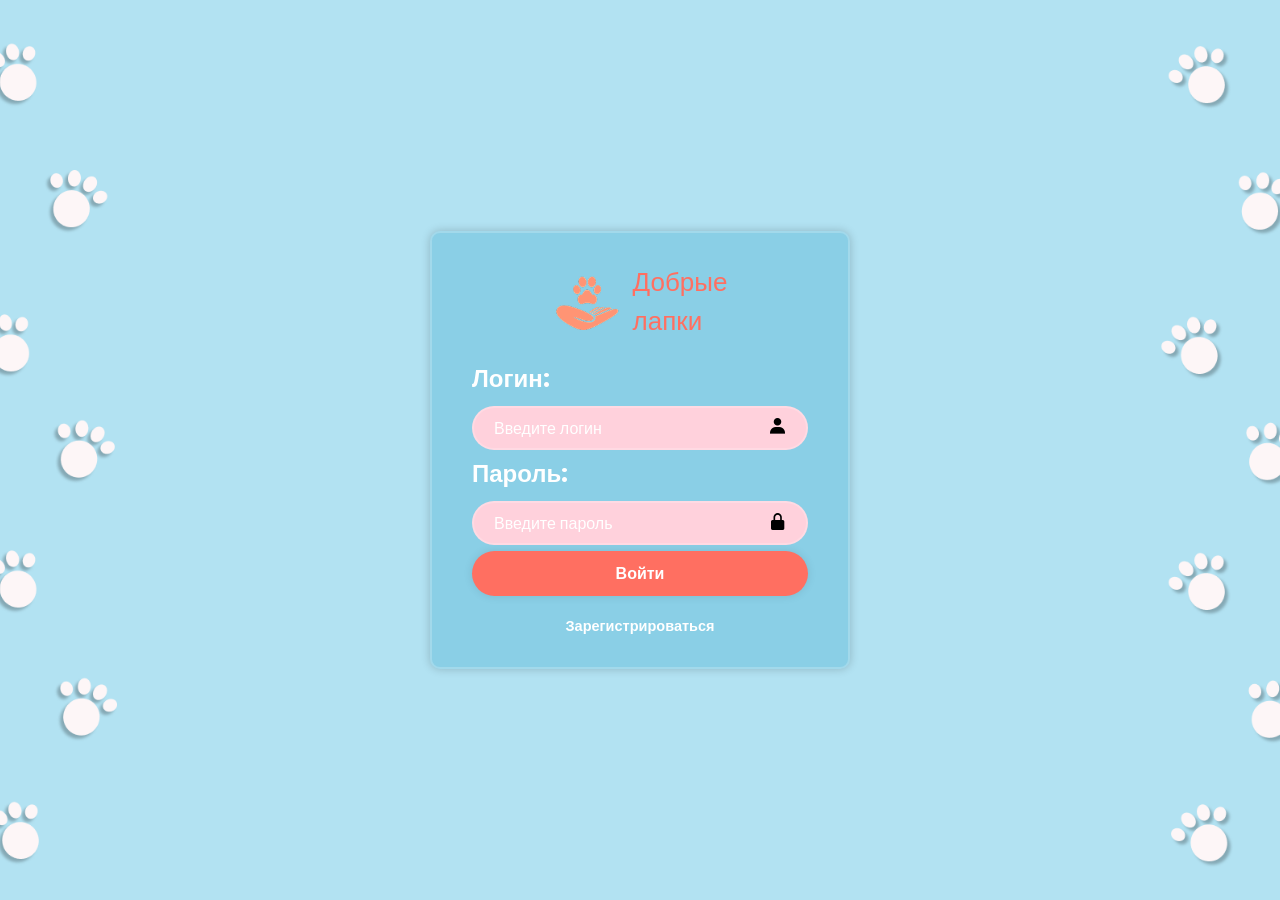
<file: pages_html/index.html>
<!DOCTYPE html>
<html lang="en">
    <head>
        <meta charset="UTF-8">
        <link rel="stylesheet" href="../css_styles/style.css">
        <link href='https://unpkg.com/boxicons@2.1.4/css/boxicons.min.css' rel='stylesheet'>
        <link rel="icon" type="image/png" href="../images/logo.png">
        <title>Добрые лапки</title>
    </head>
    <body>
        <div class="wrapper">
           <form action="">
                <div class="logo-name">
                    <img src="../images/logo.png" alt="">
                    <div class="logo-name-text">
                        <h2>Добрые</h2>
                        <h2>лапки</h2>
                    </div>
                </div>
                <h1>Логин:</h1>
                <div class="input-box">
                    <input type="text" placeholder="Введите логин" required>
                    <i class='bx bxs-user'></i>
                </div>
                <h1>Пароль:</h1>
                <div class="input-box">
                    <input type="password" placeholder="Введите пароль" required>
                    <i class='bx bxs-lock-alt' ></i>
                </div>

                <button type="submit" class="btn">Войти</button>

                <div class="register-link">
                    <a href="reg.html">Зарегистрироваться</a> 
                </div>
           </form> 
        </div>
    </body>
</html>
</file>
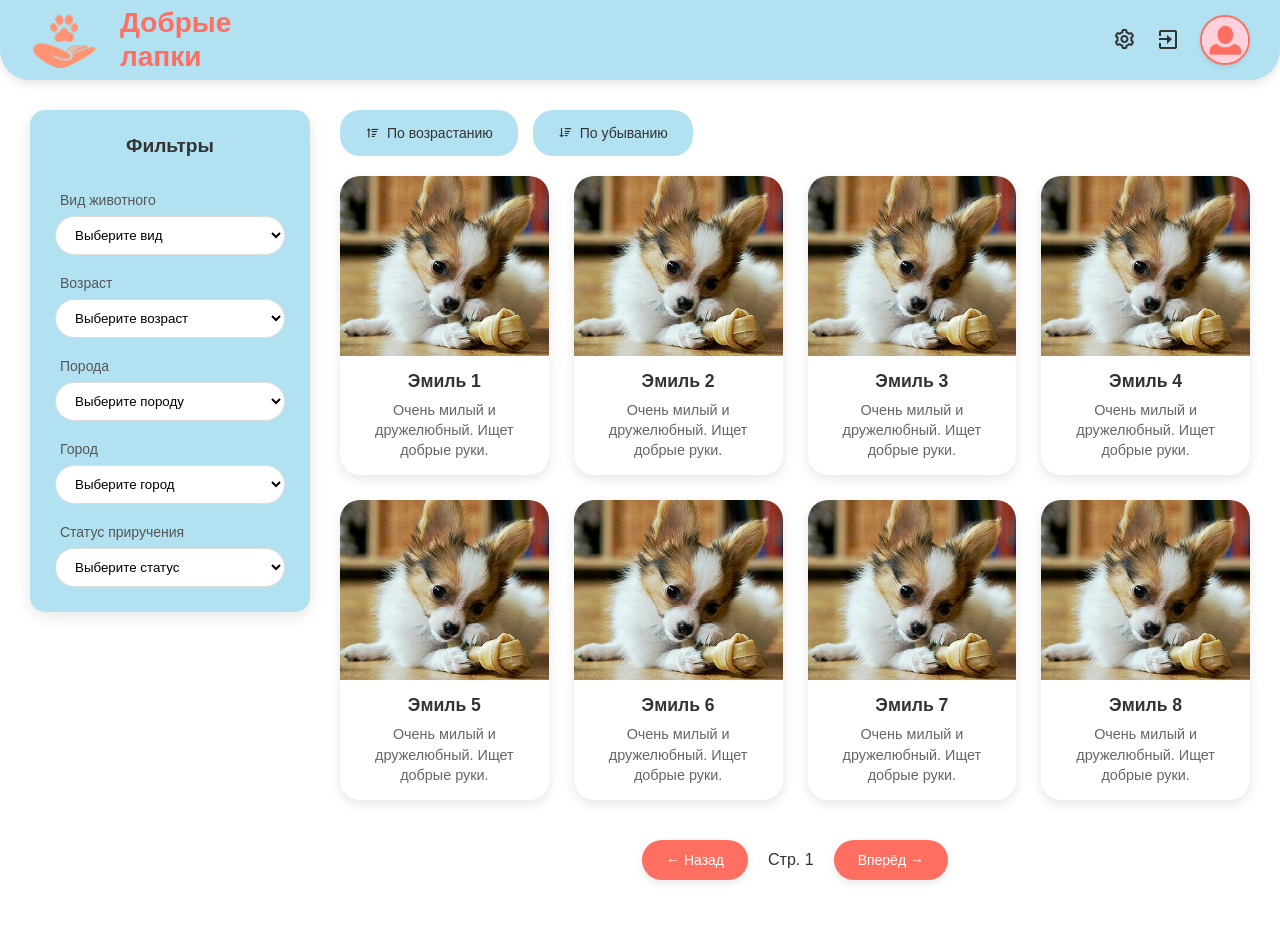
<file: pages_html/mainstr.html>
<!DOCTYPE html>
<html lang="ru">
<head>
    <meta charset="UTF-8">
    <title>Главная страница</title>
    <link rel="stylesheet" href="../css_styles/mainstr.css">
    <link href='https://unpkg.com/boxicons@2.1.4/css/boxicons.min.css' rel='stylesheet'>
    <link rel="icon" type="image/png" href="../images/logo.png">
</head>
<body>
    <header class="header">
        <div class="header-content">
            <div class="logo-name">
                <img src="../images/logo.png" alt="Логотип" class="logo-img">
                <div class="logo-name-text">
                    <span>Добрые</span>
                    <span>лапки</span>
                </div>
            </div>
            <div class="user-controls">
                <i class='bx bx-cog'></i>
                <i class='bx bx-exit'></i>
                <div class="avatar-preview">
                    <img src="../images/avatar_default.png" alt="Аватар">
                </div>
            </div>
        </div>
    </header>

    <div class="content-wrapper">
        <aside class="filters-sidebar">
            <div class="filters-section">
                <h3>Фильтры</h3>
                <div class="filter-dropdown">
                    <label for="animalType">Вид животного</label>
                    <select id="animalType"><option value="">Выберите вид</option></select>
                </div>
                <div class="filter-dropdown">
                    <label for="age">Возраст</label>
                    <select id="age"><option value="">Выберите возраст</option></select>
                </div>
                <div class="filter-dropdown">
                    <label for="breed">Порода</label>
                    <select id="breed"><option value="">Выберите породу</option></select>
                </div>
                <div class="filter-dropdown">
                    <label for="city">Город</label>
                    <select id="city"><option value="">Выберите город</option></select>
                </div>
                <div class="filter-dropdown">
                    <label for="status">Статус приручения</label>
                    <select id="status"><option value="">Выберите статус</option></select>
                </div>
            </div>
        </aside>

        <main class="main-content">
            <div class="sort-section">
                <button class="sort-btn"><i class='bx bx-sort-up'></i> По возрастанию</button>
                <button class="sort-btn"><i class='bx bx-sort-down'></i> По убыванию</button>
            </div>

            <div class="animals-grid" id="animalsGrid"></div>

            <div class="pagination">
                <button id="prevPage">&larr; Назад</button>
                <span id="pageIndicator">Стр. 1</span>
                <button id="nextPage">Вперёд &rarr;</button>
            </div>
        </main>
    </div>

    <script>
        const animalsData = Array.from({length: 30}, (_, i) => ({
            name: `Эмиль ${i + 1}`,
            description: 'Очень милый и дружелюбный. Ищет добрые руки.',
            image: '../images/dog.png'
        }));

        const animalsPerPage = 8;
        let currentPage = 1;

        function renderAnimals() {
            const grid = document.getElementById('animalsGrid');
            grid.innerHTML = '';

            const start = (currentPage - 1) * animalsPerPage;
            const currentAnimals = animalsData.slice(start, start + animalsPerPage);

            currentAnimals.forEach(animal => {
                const card = document.createElement('div');
                card.className = 'card-container';
                card.innerHTML = `
                    <div class="product-card">
                        <div class="image-block">
                            <img src="${animal.image}" alt="${animal.name}">
                        </div>
                        <div class="product-info">
                            <h2>${animal.name}</h2>
                            <p>${animal.description}</p>
                        </div>
                    </div>
                `;
                grid.appendChild(card);
            });

            document.getElementById('pageIndicator').textContent = `Стр. ${currentPage}`;
        }

        document.getElementById('prevPage').addEventListener('click', () => {
            if (currentPage > 1) {
                currentPage--;
                renderAnimals();
            }
        });

        document.getElementById('nextPage').addEventListener('click', () => {
            if (currentPage * animalsPerPage < animalsData.length) {
                currentPage++;
                renderAnimals();
            }
        });

        renderAnimals();
    </script>
</body>
</html>
</file>
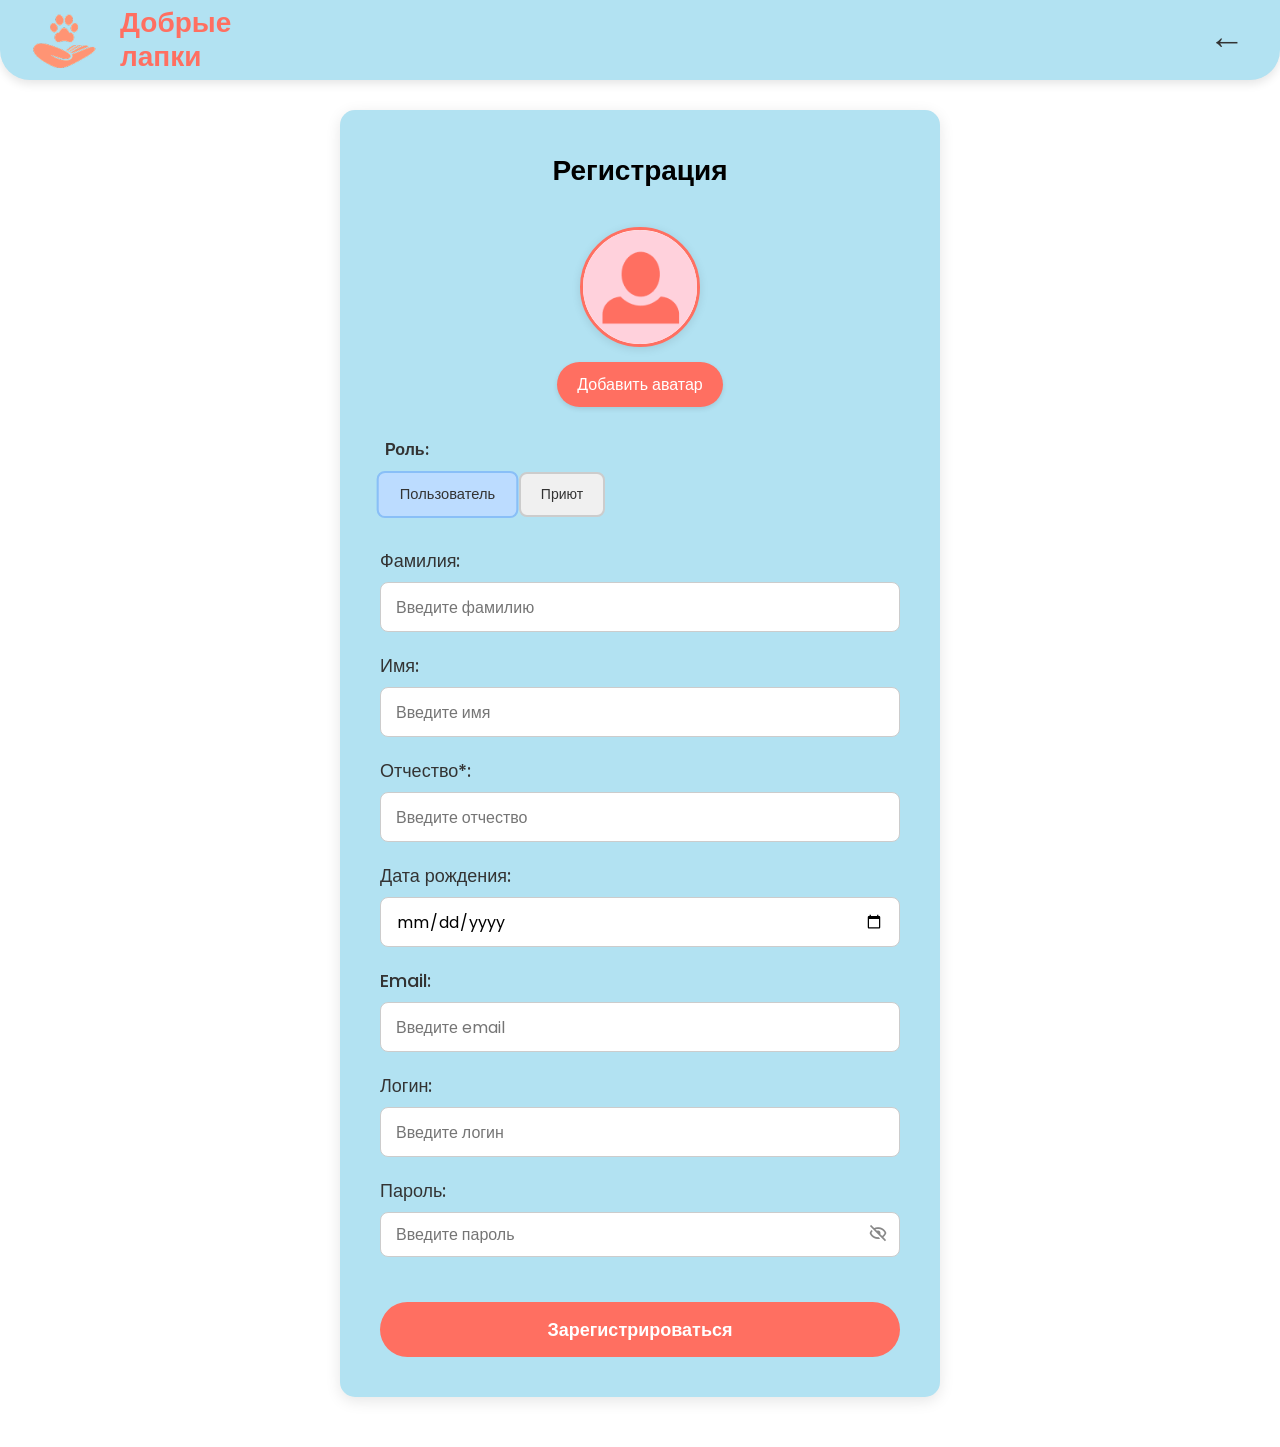
<file: pages_html/reg.html>
<!DOCTYPE html>
<html lang="ru">

    <head>
        <meta charset="UTF-8">
        <link rel="stylesheet" href="../css_styles/regstyle.css">
        <link href='https://unpkg.com/boxicons@2.1.4/css/boxicons.min.css' rel='stylesheet'>
        <link rel="icon" type="image/png" href="../images/logo.png">
        <title>Регистрация</title>
    </head>
    <body>
        <header class="header">
            <div class="header-content">
                <div class="logo-name">
                    <img src="../images/logo.png" alt="Логотип" class="logo-img">
                    <div class="logo-name-text">
                        <span>Добрые</span>
                        <span>лапки</span>
                    </div>
                    <a href="index.html" class="back-button">←</a>
                </div>
            </div>
        </header>
    
        <div class="wrapper">
            <h2 class="registration-title">Регистрация</h2>

            <div class="avatar-section">
                <div class="avatar-preview" id="avatarPreview">
                    <img id="avatarImage" src="../images/avatar_default.png" alt="Аватар">
                </div>
                <label for="avatarInput" class="avatar-label">Добавить аватар</label>
                <input type="file" name="avatar" accept="image/*" id="avatarInput">
            </div>

            <div class="role-selector">
                <label class="role-label">Роль:</label>
                <div class="role-buttons">
                    <button type="button" class="role-button active" id="userBtn">Пользователь</button>
                    <button type="button" class="role-button" id="shelterBtn">Приют</button>
                </div>
            </div>

            <!-- Форма Пользователя -->
            <form action="#" method="post" enctype="multipart/form-data" id="userForm" class="form-toggle active">
                <div class="input-box">
                    <label>Фамилия:</label>
                    <input type="text" name="surname" placeholder="Введите фамилию" required>
                </div>
                <div class="input-box">
                    <label>Имя:</label>
                    <input type="text" name="name" placeholder="Введите имя" required>
                </div>
                <div class="input-box">
                    <label>Отчество*:</label>
                    <input type="text" name="patronymic" placeholder="Введите отчество">
                </div>
                <div class="input-box">
                    <label>Дата рождения:</label>
                    <input type="date" name="foundation_date" required>
                </div>
                <div class="input-box">
                    <label>Email:</label>
                    <input type="email" name="email" placeholder="Введите email" required>
                </div>
                <div class="input-box">
                    <label>Логин:</label>
                    <input type="text" name="login" placeholder="Введите логин" required>
                </div>
                <div class="input-box password-box">
                    <label>Пароль:</label>
                    <div class="password-wrapper">
                        <input type="password" name="password" placeholder="Введите пароль" required id="passwordInput">
                        <span class="toggle-password" id="togglePassword">
                            <i class='bx bx-hide'></i>
                        </span>
                    </div>
                </div>
                <button type="submit" class="register-btn">Зарегистрироваться</button>
            </form>

            <!-- Форма Приюта -->
            <form action="#" method="post" enctype="multipart/form-data" id="shelterForm" class="form-toggle">
                <div class="input-box">
                    <label>Название приюта:</label>
                    <input type="text" name="shelter_name" placeholder="Введите название приюта" required>
                </div>
                <div class="input-box">
                    <label>Адрес:</label>
                    <input type="text" name="shelter_address" placeholder="Введите адрес" required>
                </div>
                <div class="input-box">
                    <label>Дата создания:</label>
                    <input type="date" name="foundation_date" required>
                </div>
                <div class="input-box">
                    <label>Контактный номер:</label>
                    <input type="tel" name="contact_phone" placeholder="Введите номер телефона" required>
                </div>
                <div class="input-box">
                    <label>Логин:</label>
                    <input type="text" name="login" placeholder="Введите логин" required>
                </div>
                <div class="input-box password-box">
                    <label>Пароль:</label>
                    <div class="password-wrapper">
                        <input type="password" name="password" placeholder="Введите пароль" required id="passwordInput">
                        <span class="toggle-password" id="togglePassword">
                            <i class='bx bx-hide'></i>
                        </span>
                    </div>
                </div>
                <button type="submit" class="register-btn">Зарегистрироваться</button>
            </form>
        </div>

        <script>
            const userBtn = document.getElementById('userBtn');
            const shelterBtn = document.getElementById('shelterBtn');
            const userForm = document.getElementById('userForm');
            const shelterForm = document.getElementById('shelterForm');

            userBtn.addEventListener('click', () => {
                userBtn.classList.add('active');
                shelterBtn.classList.remove('active');
                userForm.classList.add('active');
                shelterForm.classList.remove('active');
            });

            shelterBtn.addEventListener('click', () => {
                shelterBtn.classList.add('active');
                userBtn.classList.remove('active');
                shelterForm.classList.add('active');
                userForm.classList.remove('active');
            });
        </script>
    
        <script>
            const input = document.getElementById('avatarInput');
            const image = document.getElementById('avatarImage');
            const preview = document.getElementById('avatarPreview');
    
            input.addEventListener('change', () => {
                const file = input.files[0];
                if (file) {
                    const reader = new FileReader();
                    reader.onload = function(e) {
                        image.src = e.target.result;
                    };
                    reader.readAsDataURL(file);
                }
            });
        </script>

        <script>
            const passwordInput = document.getElementById('passwordInput');
            const togglePassword = document.getElementById('togglePassword');
            const icon = togglePassword.querySelector('i');

            togglePassword.addEventListener('click', () => {
                const type = passwordInput.getAttribute('type') === 'password' ? 'text' : 'password';
                passwordInput.setAttribute('type', type);
                icon.classList.toggle('bx-hide');
                icon.classList.toggle('bx-show');
            });
        </script>
    </body>
</file>
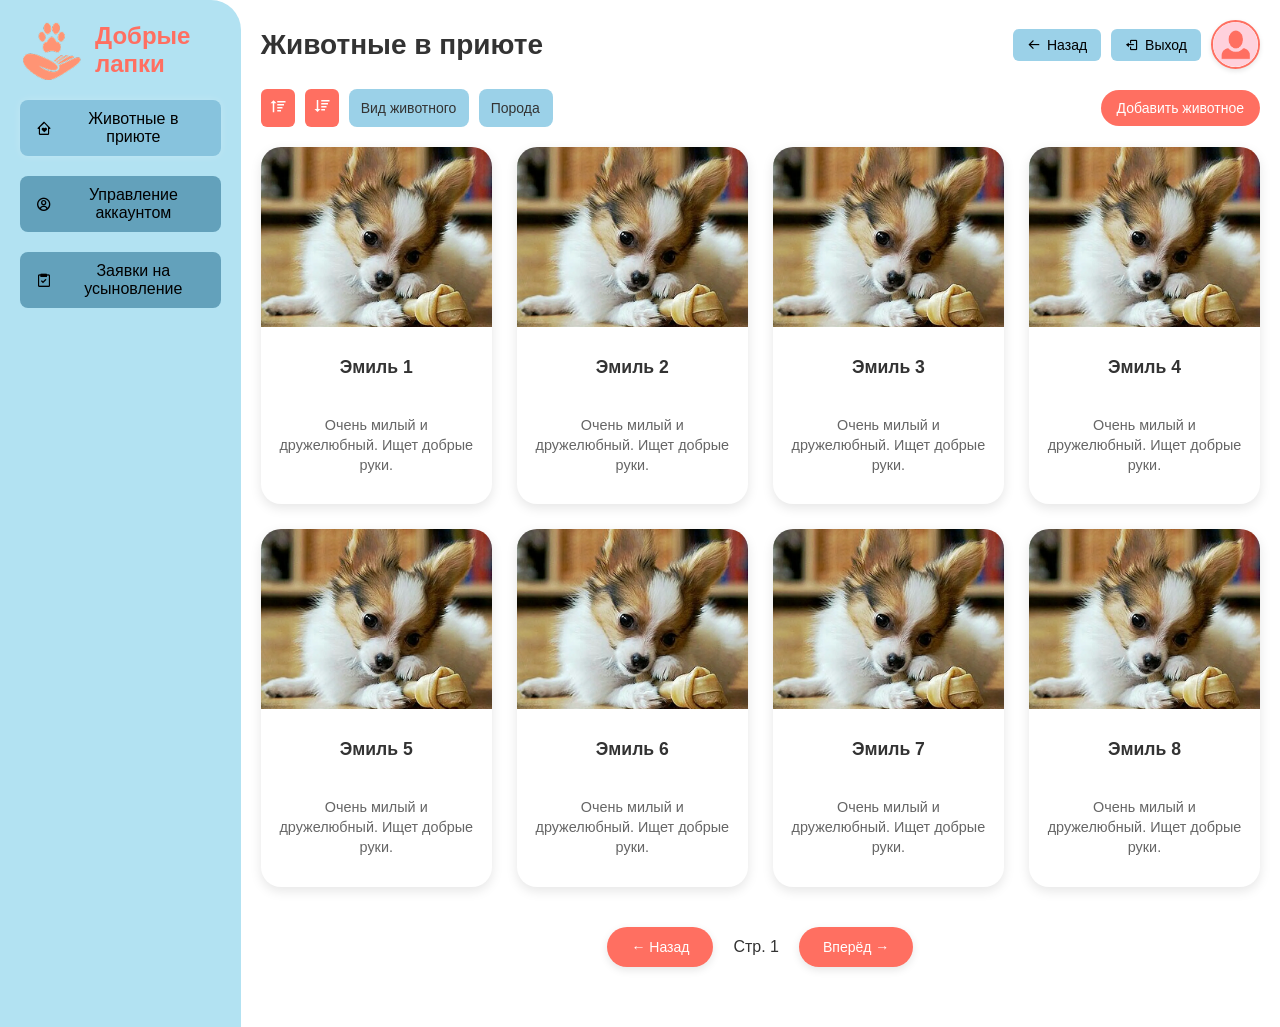
<file: pages_html/settings_pitomnik.html>
<!DOCTYPE html>
<html lang="ru">
<head>
    <meta charset="UTF-8">
    <title>Животные в приюте</title>
    <link rel="stylesheet" href="../css_styles/settings_pitomnik.css">
    <link href='https://unpkg.com/boxicons@2.1.4/css/boxicons.min.css' rel='stylesheet'>
    <link rel="icon" type="image/png" href="../images/logo.png">
</head>
<body>
    <div class="dashboard-wrapper">
        <aside class="left-sidebar">
            <div class="logo-block">
                <img src="../images/logo.png" alt="Логотип" class="logo-img">
                <div class="logo-text">
                    <span class="logo-highlight">Добрые</span>
                    <span class="logo-highlight">лапки</span>
                </div>
            </div>
            <nav class="sidebar-nav">
                <button class="nav-btn black-btn active" onclick="location.href='settings_pitomnik.html'"><i class='bx bx-home-heart'></i> Животные в приюте</a>
                <button class="nav-btn black-btn" onclick="location.href='setting_account.html'"><i class='bx bx-user-circle'></i> Управление аккаунтом</a>
                <button class="nav-btn black-btn"><i class='bx bx-task'></i> Заявки на усыновление</button>
            </nav>
        </aside>

        <div class="main-area">
            <header class="top-header">
                <div class="page-title-wrapper">
                    <h1 class="page-title">Животные в приюте</h1>
                </div>
                <div class="top-buttons">
                    <button class="blue-btn" onclick="location.href='mainstr.html'"><i class='bx bx-arrow-back'></i> Назад</button>
                    <button class="blue-btn"><i class='bx bx-log-out'></i> Выход</button>
                    <div class="avatar-wrapper">
                        <img src="../images/avatar_default.png" alt="Аватар" class="avatar-img">
                    </div>
                </div>
            </header>

            <div class="controls-bar">
                <div class="filters">
                    <button class="sort-btn"><i class='bx bx-sort-up'></i></button>
                    <button class="sort-btn"><i class='bx bx-sort-down'></i></button>

                    <select class="filter-select">
                        <option value="">Вид животного</option>
                    </select>
                    <select class="filter-select">
                        <option value="">Порода</option>
                    </select>
                </div>
                <button class="add-btn">Добавить животное</button>
            </div>

            <div class="animals-grid" id="animalsGrid"></div>
            <div class="pagination">
                <button id="prevPage">&larr; Назад</button>
                <span id="pageIndicator">Стр. 1</span>
                <button id="nextPage">Вперёд &rarr;</button>
            </div>
        </div>
    </div>

    <script>
        const animalsData = Array.from({length: 30}, (_, i) => ({
            name: `Эмиль ${i + 1}`,
            description: 'Очень милый и дружелюбный. Ищет добрые руки.',
            image: '../images/dog.png'
        }));

        const animalsPerPage = 8;
        let currentPage = 1;

        function renderAnimals() {
            const grid = document.getElementById('animalsGrid');
            grid.innerHTML = '';

            const start = (currentPage - 1) * animalsPerPage;
            const currentAnimals = animalsData.slice(start, start + animalsPerPage);

            currentAnimals.forEach(animal => {
                const card = document.createElement('div');
                card.className = 'card-container';
                card.innerHTML = `
                    <div class="product-card">
                        <div class="image-block">
                            <img src="${animal.image}" alt="${animal.name}">
                        </div>
                        <div class="product-info">
                            <h2>${animal.name}</h2>
                            <p>${animal.description}</p>
                        </div>
                    </div>
                `;
                grid.appendChild(card);
            });

            document.getElementById('pageIndicator').textContent = `Стр. ${currentPage}`
        }

        document.getElementById('prevPage').addEventListener('click', () => {
            if (currentPage > 1) {
                currentPage--;
                renderAnimals();
            }
        });

        document.getElementById('nextPage').addEventListener('click', () => {
            if (currentPage * animalsPerPage < animalsData.length) {
                currentPage++;
                renderAnimals();
            }
        });

        renderAnimals();
    </script>
</body>
</html>
</file>
<file: css_styles/style.css>
@import url('https://fonts.googleapis.com/css2?family=Poppins:ital,wght@0,100;0,200;0,300;0,400;0,500;0,600;0,700;0,800;0,900;1,100;1,200;1,300;1,400;1,500;1,600;1,700;1,800;1,900&display=swap');

*{
    margin: 0;
    padding: 0;
    box-sizing: border-box;
    font-family: "Poppins", sans-serif;
}

body{
    display: flex;
    justify-content: center;
    align-items: center;
    min-height: 100vh;
    background: skyblue;
    background: url('../images/autho.png') no-repeat;
    background-size: cover;
    background-position: center;
}

.wrapper{ /* рамка авторизации */
    width: 420px;
    background-color: #8ACFE6;
    border: 2px solid rgb(255, 255, 255, .2);
    backdrop-filter: blur(20px);
    box-shadow: 0 0 10px rgba(0, 0, 0, .2);
    color: white;
    border-radius: 10px;
    padding: 30px 40px;
}

.wrapper h1{
    font-size: 24px;
    text-align: left;
}

.wrapper .input-box{
    width: 100%;
    height: 40px;
    margin: 10px 0;
    position: relative;
}

.input-box input{
    width: 100%;
    height: 100%;
    background: #FFD1DC;
    border: none;
    outline: none;
    border: 2px solid rgb(255, 255, 255, .2);
    border-radius: 40px;
    font-size: 16px;
    color: black;
    padding: 20px 45px 20px 20px;
}

.input-box input::placeholder{
    color: white;
}

.input-box i{
    position: absolute;
    right: 20px;
    top: 50%;
    transform: translateY(-50%);
    font-size: 20px;
    color: black;
}

.wrapper .btn{
    width: 100%;
    height: 45px;
    background: #FF6F61;
    border: none;
    outline: none;
    border-radius: 40px;
    box-shadow: 0 0 10px rgb(0, 0, 0, .1);
    cursor: pointer;
    font-size: 16px;
    color: white;
    font-weight: 600;
}

.wrapper .register-link{
    font-size: 14.5px;
    text-align: center;
    margin-top: 20px;
}

.register-link a{
    color: white;
    text-decoration: none;
    font-weight: 600;
}

.register-link a:hover{
    text-decoration: underline;
    color: #FF6F61;
}

.logo-name {
    display: flex;
    align-items: center;
    justify-content: center;
    gap: 10px;
    margin-bottom: 20px;
    text-align: center;
}

.logo-name img {
    width: 70px; /* уменьшаем размер логотипа */
    height: auto;
}

.logo-name-text h2 {
    margin: 0;
    color: #FF6F61;
    font-size: 26px;
    font-weight: 500;
    text-align: left; /* выравнивание текста по левому краю */
}

.logo-name-text {
    display: flex;
    flex-direction: column;
}
</file>
<file: css_styles/mainstr.css>
* {
    margin: 0;
    padding: 0;
    box-sizing: border-box;
    font-family: "Poppins", sans-serif;
}

body {
    display: flex;
    flex-direction: column;
    min-height: 100vh;
    background: white;
}

/* Стили header */
.header {
    width: 100%;
    height: 80px;
    background-color: #B2E2F2;
    border-bottom-left-radius: 30px;
    border-bottom-right-radius: 30px;
    padding: 0 30px;
    box-shadow: 0 4px 10px rgba(0,0,0,0.1);
    margin-bottom: 30px;
    display: flex;
    align-items: center;
}

.header-content {
    width: 100%;
    margin: 0 auto;
    display: flex;
    justify-content: space-between;
    align-items: center;
}

.logo-name {
    display: flex;
    align-items: center;
    gap: 20px;
}

.logo-img {
    width: 70px;
    height: auto;
}

.logo-name-text {
    display: flex;
    flex-direction: column;
    line-height: 1.2;
}

.logo-name-text span {
    color: #FF6F61;
    font-size: 28px;
    font-weight: 600;
}

.user-controls {
    display: flex;
    align-items: center;
    gap: 20px;
}

.user-controls i {
    font-size: 24px;
    color: #333;
    cursor: pointer;
}

.user-controls i:hover {
    color: #FF6F61;
}

.avatar-preview {
    width: 50px;
    height: 50px;
    border-radius: 50%;
    background-color: white;
    overflow: hidden;
    border: 2px solid #FF6F61;
    box-shadow: 0 2px 5px rgba(0,0,0,0.1);
}

.avatar-preview img {
    width: 100%;
    height: 100%;
    object-fit: cover;
}

/* Основная структура контента */
.content-wrapper {
    display: flex;
    width: 100%;
    max-width: 2000px;
    margin: 0 auto;
    padding: 0 20px;
    gap: 30px;
}

/* Боковая панель фильтров */
.filters-sidebar {
    width: 280px;
    background-color: #B2E2F2;
    border-radius: 15px;
    padding: 25px;
    box-shadow: 0 4px 15px rgba(0,0,0,0.1);
    margin-left: 10px;
    align-self: flex-start;
    position: sticky;
    top: 110px;
}

.filters-section {
    display: flex;
    flex-direction: column;
    gap: 20px;
}

.filters-section h3 {
    margin-bottom: 15px;
    color: #333;
    font-size: 1.2rem;
    text-align: center;
}

.filter-dropdown {
    display: flex;
    flex-direction: column;
    gap: 8px;
}

.filter-dropdown label {
    font-size: 14px;
    color: #555;
    font-weight: 500;
    margin-left: 5px;
}

.filter-dropdown select {
    padding: 10px 15px;
    border-radius: 20px;
    border: 1px solid #ddd;
    background-color: white;
    width: 100%;
    cursor: pointer;
}

/* Основной контент */
.main-content {
    flex: 1;
    padding: 0 10px 30px 0;
}

/* Секция сортировки */
.sort-section {
    display: flex;
    gap: 15px;
    margin-bottom: 20px;
    justify-content: flex-start;
    padding-left: 0;
}

.sort-btn {
    padding: 15px 25px;
    border-radius: 20px;
    border: none;
    background-color: #B2E2F2;
    color: #333;
    cursor: pointer;
    display: flex;
    align-items: center;
    gap: 8px;
    font-size: 14px;
    transition: all 0.3s ease;
}

.sort-btn:hover {
    background-color: #9bd1e8;
    transform: translateY(-2px);
}

/* ========================= */
/* ✅ НОВЫЕ СТИЛИ КАРТОЧЕК */
/* ========================= */

/* Сетка карточек */
.animals-grid {
    display: grid;
    grid-template-columns: repeat(4, 1fr);
    gap: 25px;
    width: 100%;
}

/* Обёртка карточки */
.card-container {
    display: flex;
    justify-content: center;
}

/* Карточка */
.product-card {
    width: 100%;
    max-width: 280px;
    background-color: #fff;
    border-radius: 20px;
    box-shadow: 0 4px 12px rgba(0, 0, 0, 0.1);
    display: flex;
    flex-direction: column;
    overflow: hidden;
    transition: transform 0.2s ease;
}
.product-card:hover {
    transform: translateY(-5px);
}

/* Блок изображения */
.image-block {
    width: 100%;
    height: 180px;
    overflow: hidden;
}
.image-block img {
    width: 100%;
    height: 100%;
    object-fit: cover;
    display: block;
}

/* Контент карточки */
.product-info {
    padding: 15px;
    display: flex;
    flex-direction: column;
    gap: 8px;
}
.product-info h2 {
    font-size: 1.1rem;
    color: #333;
    text-align: center;
}
.product-info p {
    font-size: 0.9rem;
    color: #666;
    text-align: center;
    line-height: 1.4;
}

/* Центрированный блок пагинации */
.pagination {
    display: flex;
    justify-content: center;
    align-items: center;
    gap: 20px;
    margin: 40px 0;
}

/* Сами кнопки */
.pagination button {
    padding: 12px 24px;
    background-color: #FF6F61;
    color: white;
    border: none;
    border-radius: 20px;
    font-size: 14px;
    cursor: pointer;
    transition: background-color 0.3s ease, transform 0.2s ease;
    box-shadow: 0 3px 8px rgba(0,0,0,0.1);
}

.pagination button:hover {
    background-color: #e96055;
    transform: translateY(-2px);
}

/* Номер страницы */
#pageIndicator {
    font-size: 16px;
    font-weight: 500;
    color: #333;
}

/* Адаптивность */
@media (max-width: 1200px) {
    .content-wrapper {
        flex-direction: column;
    }

    .filters-sidebar {
        width: 100%;
        position: static;
        margin-left: 0;
        margin-bottom: 20px;
    }

    .animals-grid {
        grid-template-columns: repeat(3, 1fr);
    }
}

@media (max-width: 900px) {
    .animals-grid {
        grid-template-columns: repeat(2, 1fr);
    }
}

@media (max-width: 600px) {
    .animals-grid {
        grid-template-columns: 1fr;
    }

    .sort-section {
        flex-direction: column;
    }

    .sort-btn {
        width: 100%;
        justify-content: center;
    }
}
</file>
<file: css_styles/regstyle.css>
@import url('https://fonts.googleapis.com/css2?family=Poppins:ital,wght@0,100;0,200;0,300;0,400;0,500;0,600;0,700;0,800;0,900;1,100;1,200;1,300;1,400;1,500;1,600;1,700;1,800;1,900&display=swap');

* {
    margin: 0;
    padding: 0;
    box-sizing: border-box;
    font-family: "Poppins", sans-serif;
}

body {
    display: flex;
    flex-direction: column;
    align-items: center;
    min-height: 100vh;
    background: white;
    padding: 0;
}

.header {
    width: 100%;
    height: 80px;
    background-color: #B2E2F2;
    border-bottom-left-radius: 30px;
    border-bottom-right-radius: 30px;
    padding: 0 30px;
    box-shadow: 0 4px 10px rgba(0,0,0,0.1);
    margin-bottom: 30px;
    display: flex;
    align-items: center; /* Выравнивание по вертикали */
    position: relative; /* Для позиционирования кнопки назад */
}

.header-content {
    width: 100%;
    margin: 0 auto;
}

.logo-name {
    display: flex;
    align-items: center;
    gap: 20px;
}

.logo-img {
    width: 70px;
    height: auto;
}

.logo-name-text {
    display: flex;
    flex-direction: column;
    line-height: 1.2;
}

.logo-name-text span {
    color: #FF6F61;
    font-size: 28px;
    font-weight: 600;
}

.back-button {
    position: absolute;
    right: 30px;
    top: 50%; /* Позиционируем по вертикали */
    transform: translateY(-50%); /* Центрируем точно по середине */
    font-size: 36px;
    color: #333;
    text-decoration: none;
    padding: 5px;
}

.wrapper {
    position: relative;
    width: 600px;
    background-color: #B2E2F2;
    border-radius: 15px;
    padding: 40px;
    box-shadow: 0 4px 15px rgba(0,0,0,0.1);
    margin: 0 auto;
    margin-bottom: 50px; /* Добавлен отступ снизу */
}

.registration-title {
    text-align: center;
    font-size: 28px;
    font-weight: bold;
    margin-bottom: 30px;
}

.avatar-section {
    display: flex;
    flex-direction: column;
    align-items: center;
    margin-bottom: 30px;
}

.avatar-preview {
    width: 120px;
    height: 120px;
    border-radius: 50%;
    background-color: white;
    overflow: hidden;
    margin-top: 5px;
    margin-bottom: 15px;
    border: 3px solid #FF6F61;
    box-shadow: 0 2px 10px rgba(0,0,0,0.1);
}

.avatar-preview img {
    width: 100%;
    height: 100%;
    object-fit: cover;
}

.avatar-label {
    background: #FF6F61;
    color: white;
    padding: 10px 20px;
    border-radius: 30px;
    cursor: pointer;
    font-size: 16px;
    font-weight: 500;
    transition: all 0.3s ease;
    text-decoration: none;
    box-shadow: 0 2px 5px rgba(0,0,0,0.1);
}
.avatar-label:hover {
    background: #e05a50;
    transform: translateY(-2px);
}

#avatarInput {
    display: none;
}

.name-fields {
    display: flex;
    gap: 20px;
    margin-bottom: 20px;
}

.name-fields .input-box {
    flex: 1;
}

.input-box {
    margin-bottom: 20px;
}

.input-box label {
    display: block;
    margin-bottom: 8px;
    color: #333;
    font-size: 18px;
    font-weight: 500;
}

.input-box input,
.input-box select {
    width: 100%;
    height: 50px;
    padding: 0 15px;
    border: 1px solid #ccc;
    border-radius: 8px;
    background: white;
    font-size: 16px;
}

.gender-box {
    margin-top: 25px;
}

.register-btn {
    width: 100%;
    height: 55px;
    background: #FF6F61;
    color: white;
    border: none;
    border-radius: 30px;
    font-size: 18px;
    font-weight: 600;
    margin-top: 25px;
    cursor: pointer;
    transition: background 0.3s;
}

.register-btn:hover {
    background: #e05a50;
}

.form-footer {
    margin-top: 30px;
    padding-top: 20px;
    border-top: 1px solid rgba(255,255,255,0.5);
}

.role-selector {
    display: flex;
    flex-direction: column;
    align-items: flex-start; /* Выровнять по левому краю */
    margin-bottom: 30px;
    width: 100%; /* Занять всю ширину контейнера */
    max-width: 100%; /* Не выходить за пределы */
}

.role-label {
    font-weight: 600;
    margin-bottom: 10px;
    font-size: 16px;
    color: #333;
    /* Чтобы совпадать с отступами остальных лейблов */
    padding-left: 5px;
}

/* Кнопки */
.role-button {
    padding: 10px 20px;
    border: 2px solid #ccc;
    background-color: #f0f0f0;
    cursor: pointer;
    border-radius: 8px;
    font-size: 14px;
    font-weight: 500;
    color: #333;
    transition: background-color 0.3s, transform 0.3s, color 0.3s, border-color 0.3s;
}

.role-button:hover {
    background-color: #e05a50; /* розовый при наведении */
    color: white;
    border-color: #e05a50;
}

.role-button.active {
    background-color: #bcdcff;
    border-color: #89bff7;
    transform: scale(1.05);
}

.form-toggle {
    display: none;
    transition: opacity 0.3s ease-in-out, transform 0.3s ease-in-out;
}

.form-toggle.active {
    display: block;
}

.password-box .password-wrapper {
    position: relative;
    width: 100%;
}

.password-wrapper input[type="password"],
.password-wrapper input[type="text"] {
    width: 100%;
    padding-right: 45px; /* отступ под иконку */
    height: 45px;
    border-radius: 8px;
    border: 1px solid #ccc;
    padding-left: 15px;
    font-size: 16px;
}

.toggle-password {
    position: absolute;
    right: 12px;
    top: 50%;
    transform: translateY(-50%);
    cursor: pointer;
    font-size: 20px;
    color: #888;
}

.toggle-password:hover {
    color: #FF6F61;
}
</file>
<file: css_styles/settings_pitomnik.css>
/* Общие стили */
body {
    margin: 0;
    padding: 0;
    box-sizing: border-box;
    font-family: "Poppins", sans-serif;
}

/* Контейнер */
.dashboard-wrapper {
    display: flex;
    min-height: 100vh;
}

/* Левое меню */
.left-sidebar {
    background-color: #B2E2F2;
    width: 240px;
    padding: 20px;
    display: flex;
    flex-direction: column;
    gap: 20px;
    border-top-right-radius: 30px;
}

.logo-block {
    display: flex;
    align-items: center;
    gap: 10px;
}

.logo-img {
    width: 65px;
    height: 60px;
}

.logo-text span {
    display: block;
    font-weight: bold;
    font-size: 24px;
    color: #FF6F61;
}

.sidebar-nav {
    display: flex;
    flex-direction: column;
    gap: 10px;
}

/* Основной контент */
.main-area {
    flex-grow: 1;
    padding: 20px;
    display: flex;
    flex-direction: column;
}

/* Верхняя панель */
.top-header {
    display: flex;
    justify-content: space-between;
    align-items: center;
    flex-wrap: wrap;
    gap: 10px;
}

.page-title {
    margin: 0;
    font-size: 28px;
    color: #333;
    flex: 1 1 auto;
    min-width: 200px;
}

.top-buttons {
    display: flex;
    align-items: center;
    gap: 10px;
    flex-wrap: wrap;
}

.top-buttons button {
    background-color: #9bd1e8;
    border: none;
    color: black;
    padding: 8px 14px;
    font-size: 14px;
    cursor: pointer;
    border-radius: 6px;
    display: flex;
    align-items: center;
    gap: 6px;
    transition: background-color 0.3s ease;
}

.top-buttons button:hover {
    background-color: #9bd1e8;
}

.avatar-wrapper {
    width: 45px;
    height: 45px;
    border-radius: 50%;
    background-color: white;
    overflow: hidden;
    border: 2px solid #FF6F61;
    box-shadow: 0 2px 5px rgba(0,0,0,0.1);
}

.avatar-img {
    width: 100%;
    height: 100%;
    border-radius: 50%;
}

/* Панель фильтров */
.controls-bar {
    margin: 20px 0;
    display: flex;
    justify-content: space-between;
    align-items: center;
    flex-wrap: wrap;
    gap: 10px;
}

.filters {
    display: flex;
    gap: 10px;
    flex-wrap: wrap;
}

.sort-btn {
    background-color: #FF6F61;
    border: none;
    color: white;
    padding: 8px;
    font-size: 18px;
    cursor: pointer;
    border-radius: 6px;
    transition: background-color 0.3s ease;
}

.sort-btn:hover {
    background-color: #e45a50;
}

.filter-select {
    background-color: #9bd1e8;
    border: none;
    padding: 8px 12px;
    border-radius: 8px;
    font-size: 14px;
    color: #333;
    appearance: none;
}

.add-btn {
    background-color: #FF6F61;
    border: none;
    color: white;
    padding: 10px 16px;
    font-size: 14px;
    cursor: pointer;
    border-radius: 20px;
    transition: background-color 0.3s ease;
}

.add-btn:hover {
    background-color: #e45a50;
}

/* Сетка карточек */
.animals-grid {
    display: grid;
    grid-template-columns: repeat(4, 1fr);
    gap: 25px;
    width: 100%;
}

/* Обёртка карточки */
.card-container {
    display: flex;
    justify-content: center;
}

/* Карточка */
.product-card {
    width: 100%;
    max-width: 280px;
    background-color: #fff;
    border-radius: 20px;
    box-shadow: 0 4px 12px rgba(0, 0, 0, 0.1);
    display: flex;
    flex-direction: column;
    overflow: hidden;
    transition: transform 0.2s ease;
}
.product-card:hover {
    transform: translateY(-5px);
}

/* Блок изображения */
.image-block {
    width: 100%;
    height: 180px;
    overflow: hidden;
}
.image-block img {
    width: 100%;
    height: 100%;
    object-fit: cover;
    display: block;
}

/* Контент карточки */
.product-info {
    padding: 15px;
    display: flex;
    flex-direction: column;
    gap: 8px;
}
.product-info h2 {
    font-size: 1.1rem;
    color: #333;
    text-align: center;
}
.product-info p {
    font-size: 0.9rem;
    color: #666;
    text-align: center;
    line-height: 1.4;
}

/* Центрированный блок пагинации */
.pagination {
    display: flex;
    justify-content: center;
    align-items: center;
    gap: 20px;
    margin: 40px 0;
}

/* Сами кнопки */
.pagination button {
    padding: 12px 24px;
    background-color: #FF6F61;
    color: white;
    border: none;
    border-radius: 20px;
    font-size: 14px;
    cursor: pointer;
    transition: background-color 0.3s ease, transform 0.2s ease;
    box-shadow: 0 3px 8px rgba(0,0,0,0.1);
}

.pagination button:hover {
    background-color: #e96055;
    transform: translateY(-2px);
}

/* Номер страницы */
#pageIndicator {
    font-size: 16px;
    font-weight: 500;
    color: #333;
}

.nav-btn {
    display: flex;
    align-items: center;
    padding: 10px 16px;
    font-size: 16px;
    background-color: rgb(99, 161, 187); /* основной фон */
    color: black;
    border: none;
    border-radius: 8px;
    margin-bottom: 10px;
    cursor: pointer;
    text-decoration: none;
    transition: background-color 0.3s ease, box-shadow 0.3s ease;
}

.nav-btn i {
    margin-right: 10px;
}

.nav-btn:hover {
    background-color: #87c3dd;
}

.nav-btn.active {
    background-color: #87c3dd;
    box-shadow: 0 0 8px rgba(255, 255, 255, 0.2);
}

/* Адаптивность */
@media (max-width: 768px) {
    .dashboard-wrapper {
        flex-direction: column;
    }

    .left-sidebar {
        width: 100%;
        border-radius: 0;
        flex-direction: row;
        flex-wrap: wrap;
        justify-content: center;
    }

    .main-area {
        padding: 10px;
    }

    .top-header {
        flex-direction: column;
        align-items: flex-start;
        gap: 10px;
    }

    .top-buttons {
        justify-content: flex-start;
        flex-wrap: wrap;
        width: 100%;
    }

    .controls-bar {
        flex-direction: column;
        align-items: flex-start;
        gap: 10px;
    }

    .filters {
        flex-direction: column;
        width: 100%;
    }
}
</file>
